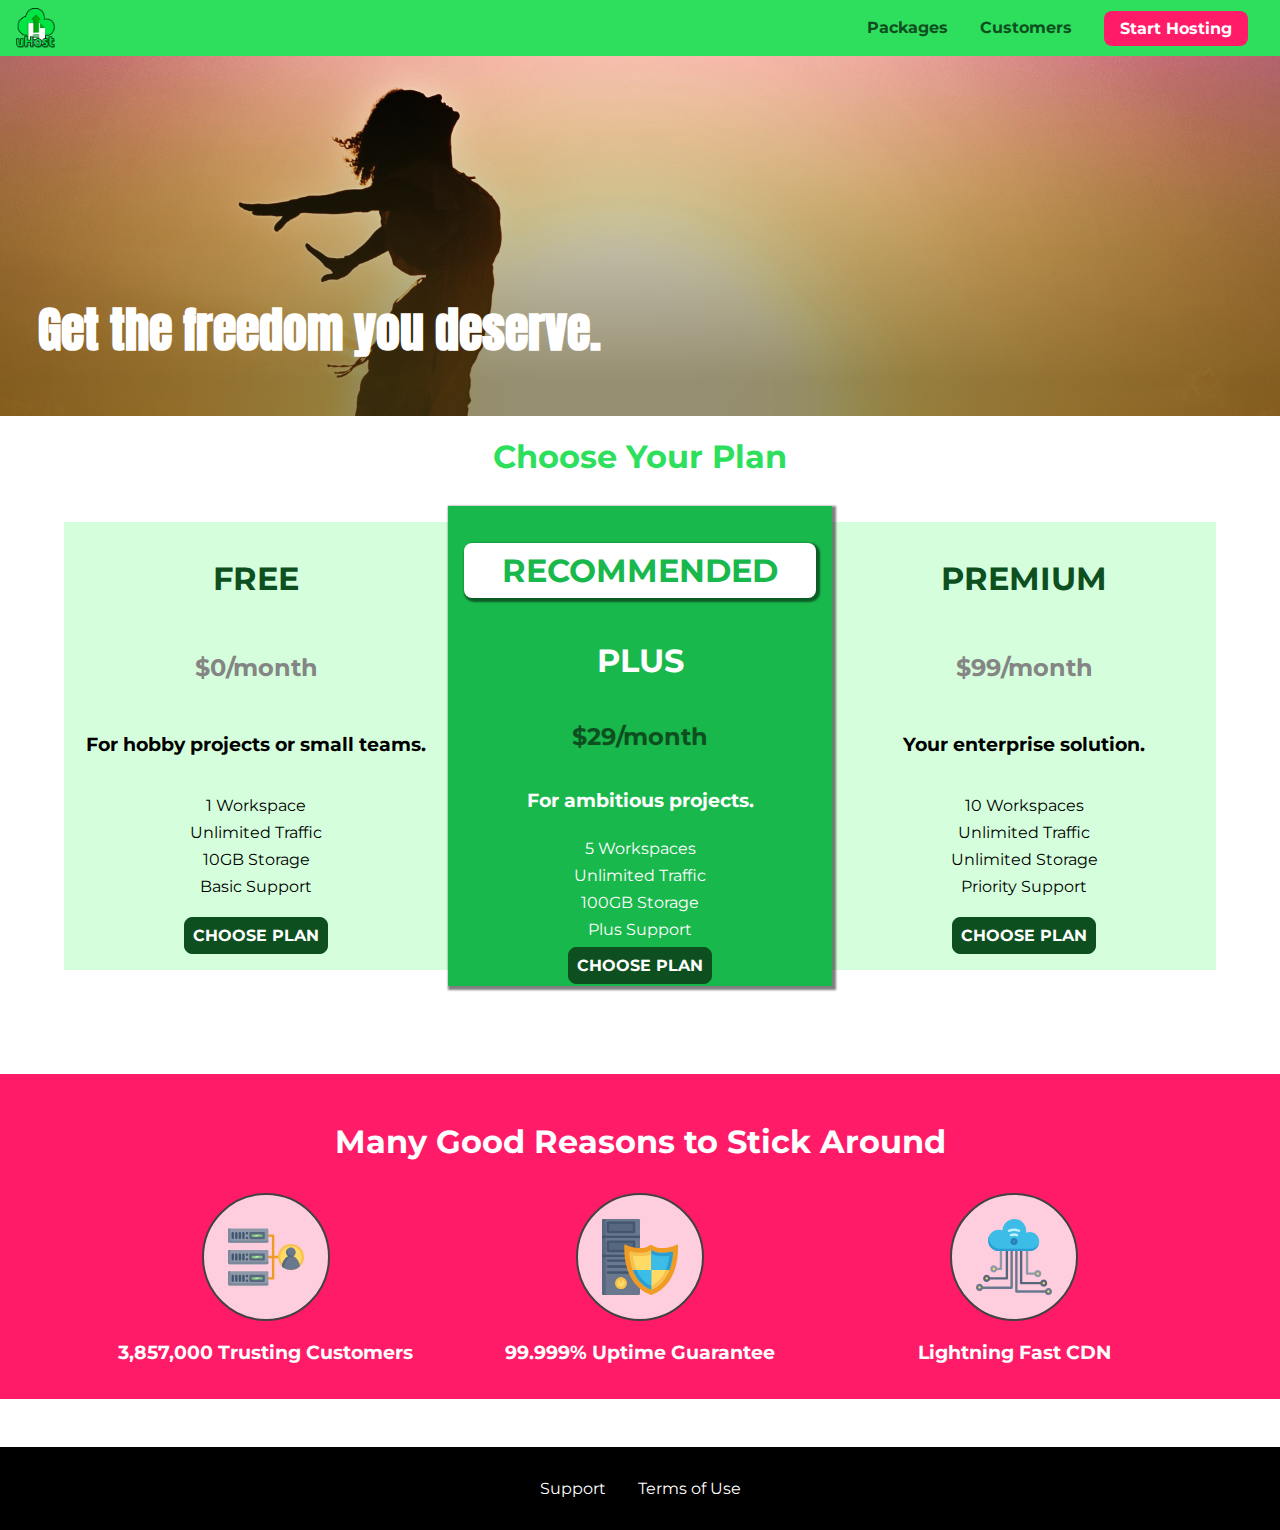
<file: index.html>
<!DOCTYPE html>
<html lang="en">

<head>
    <meta charset="UTF-8">
    <meta http-equiv="X-UA-Compatible" content="ie=edge">
    <meta name="viewport" content="width=device-width, initial-scale=1.0">
    <title>uHost</title>
    <link rel="shortcut icon" href="favicon.png">
    <link rel="stylesheet" href="shared.css">
    <link rel="stylesheet" href="main.css">
</head>

<body>
    <div class="backdrop"></div>
    <div class="modal">
        <h1 class="modal__title">Do you want to continue?</h1>
        <div class="modal__actions">
            <a href="start-hosting/index.html" class="modal__action">Yes!</a>
            <button class="modal__action modal__action--negative" type="submit">No!</button>
        </div>
    </div>
    <header class="main-header">
        <div>
            <button class="toggle-button">
                <span class="toggle-button__bar"></span>
                <span class="toggle-button__bar"></span>
                <span class="toggle-button__bar"></span>
            </button>
            <a href="index.html" class="main-header__brand">
                <img src="./images/uhost-icon.png" alt="uHost - Your favourite hosing company">
            </a>
        </div>
        <nav class="main-nav">
            <ul class="main-nav__items">
                <li class="main-nav__item">
                    <a href="packages/index.html">Packages</a>
                </li>
                <li class="main-nav__item">
                    <a href="customers/index.html">Customers</a>
                </li>
                <li class="main-nav__item main-nav__item--cta">
                    <a href="start-hosting/index.html">Start Hosting</a>
                </li>
            </ul>
        </nav>
    </header>
    <nav class="mobile-nav">
        <ul class="mobile-nav__items">
            <li class="mobile-nav__item">
                <a href="packages/index.html">Packages</a>
            </li>
            <li class="mobile-nav__item">
                <a href="customers/index.html">Customers</a>
            </li>
            <li class="mobile-nav__item mobile-nav__item--cta">
                <a href="start-hosting/index.html">Start Hosting</a>
            </li>
        </ul>
    </nav>
    <main>
        <section id="product-overview">
            <h1>Get the freedom you deserve.</h1>
        </section>
        <section id="plans">
            <h1 class="section-title">Choose Your Plan</h1>
            <div class="plan__list">
                <article class="plan">
                    <h1 class="plan__title">FREE</h1>
                    <h2 class="plan__price">$0/month</h2>
                    <h3>For hobby projects or small teams.</h3>
                    <ul class="plan__features">
                        <li class="plan__feature">1 Workspace</li>
                        <li class="plan__feature">Unlimited Traffic</li>
                        <li class="plan__feature">10GB Storage</li>
                        <li class="plan__feature">Basic Support</li>
                    </ul>
                    <div>
                        <button class="button">CHOOSE PLAN</button>
                    </div>
                </article>
                <article class="plan plan--highlighted">
                    <h1 class="plan__annotation">RECOMMENDED</h1>
                    <h1 class="plan__title">PLUS</h1>
                    <h2 class="plan__price">$29/month</h2>
                    <h3>For ambitious projects.</h3>
                    <ul class="plan__features">
                        <li class="plan__feature">5 Workspaces</li>
                        <li class="plan__feature">Unlimited Traffic</li>
                        <li class="plan__feature">100GB Storage</li>
                        <li class="plan__feature">Plus Support</li>
                    </ul>
                    <div>
                        <button class="button">CHOOSE PLAN</button>
                    </div>
                </article>
                <article class="plan">
                    <h1 class="plan__title">PREMIUM</h1>
                    <h2 class="plan__price">$99/month</h2>
                    <h3>Your enterprise solution.</h3>
                    <ul class="plan__features">
                        <li class="plan__feature">10 Workspaces</li>
                        <li class="plan__feature">Unlimited Traffic</li>
                        <li class="plan__feature">Unlimited Storage</li>
                        <li class="plan__feature">Priority Support</li>
                    </ul>
                    <div>
                        <button class="button">CHOOSE PLAN</button>
                    </div>
                </article>
            </div>
        </section>
        <section id="key-features">
            <h1 class="section-title">Many Good Reasons to Stick Around</h1>
            <ul class="key-feature__list">
                <li class="key-feature">
                    <div class="key-feature__image">
                        <svg viewBox="0 0 512 512">
                            <path style="fill:#F09B24;" d="M344,248h-32V112c0-4.418-3.582-8-8-8h-40c-4.418,0-8,3.582-8,8s3.582,8,8,8h32v128h-32  c-4.418,0-8,3.582-8,8s3.582,8,8,8h32v128h-32c-4.418,0-8,3.582-8,8s3.582,8,8,8h40c4.418,0,8-3.582,8-8V264h32c4.418,0,8-3.582,8-8  S348.418,248,344,248z"
                            />
                            <path style="fill:#8E9AA9;" d="M264,64H8c-4.418,0-8,3.582-8,8v80c0,4.418,3.582,8,8,8h256c4.418,0,8-3.582,8-8V72  C272,67.582,268.418,64,264,64z"
                            />
                            <path style="fill:#7C899B;" d="M24,144c-4.418,0-8-3.582-8-8V64H8c-4.418,0-8,3.582-8,8v80c0,4.418,3.582,8,8,8h256  c4.418,0,8-3.582,8-8v-8H24z"
                            />
                            <rect x="152" y="96" style="fill:#B8E3A8;" width="88" height="32" />
                            <g>
                                <polygon style="fill:#7EC97D;" points="152,96 152,128 166,128 198,96  " />
                                <polygon style="fill:#7EC97D;" points="220,96 188,128 240,128 240,96  " />
                            </g>
                            <path style="fill:#56677E;" d="M240,136h-88c-4.418,0-8-3.582-8-8V96c0-4.418,3.582-8,8-8h88c4.418,0,8,3.582,8,8v32  C248,132.418,244.418,136,240,136z M160,120h72v-16h-72V120z"
                            />
                            <g>
                                <path style="fill:#435670;" d="M32,136c-4.418,0-8-3.582-8-8V96c0-4.418,3.582-8,8-8s8,3.582,8,8v32C40,132.418,36.418,136,32,136z   "
                                />
                                <path style="fill:#435670;" d="M56,136c-4.418,0-8-3.582-8-8V96c0-4.418,3.582-8,8-8s8,3.582,8,8v32C64,132.418,60.418,136,56,136z   "
                                />
                                <path style="fill:#435670;" d="M80,136c-4.418,0-8-3.582-8-8V96c0-4.418,3.582-8,8-8s8,3.582,8,8v32C88,132.418,84.418,136,80,136z   "
                                />
                                <path style="fill:#435670;" d="M104,136c-4.418,0-8-3.582-8-8V96c0-4.418,3.582-8,8-8s8,3.582,8,8v32   C112,132.418,108.418,136,104,136z"
                                />
                                <path style="fill:#435670;" d="M128,105c-4.418,0-8-3.582-8-8v-1c0-4.418,3.582-8,8-8s8,3.582,8,8v1   C136,101.418,132.418,105,128,105z"
                                />
                                <path style="fill:#435670;" d="M128,136c-4.418,0-8-3.582-8-8v-1c0-4.418,3.582-8,8-8s8,3.582,8,8v1   C136,132.418,132.418,136,128,136z"
                                />
                            </g>
                            <path style="fill:#8E9AA9;" d="M264,208H8c-4.418,0-8,3.582-8,8v80c0,4.418,3.582,8,8,8h256c4.418,0,8-3.582,8-8v-80  C272,211.582,268.418,208,264,208z"
                            />
                            <path style="fill:#7C899B;" d="M24,288c-4.418,0-8-3.582-8-8v-72H8c-4.418,0-8,3.582-8,8v80c0,4.418,3.582,8,8,8h256  c4.418,0,8-3.582,8-8v-8H24z"
                            />
                            <rect x="152" y="240" style="fill:#B8E3A8;" width="88" height="32" />
                            <g>
                                <polygon style="fill:#7EC97D;" points="152,240 152,272 166,272 198,240  " />
                                <polygon style="fill:#7EC97D;" points="220,240 188,272 240,272 240,240  " />
                            </g>
                            <path style="fill:#56677E;" d="M240,280h-88c-4.418,0-8-3.582-8-8v-32c0-4.418,3.582-8,8-8h88c4.418,0,8,3.582,8,8v32  C248,276.418,244.418,280,240,280z M160,264h72v-16h-72V264z"
                            />
                            <g>
                                <path style="fill:#435670;" d="M32,280c-4.418,0-8-3.582-8-8v-32c0-4.418,3.582-8,8-8s8,3.582,8,8v32C40,276.418,36.418,280,32,280   z"
                                />
                                <path style="fill:#435670;" d="M56,280c-4.418,0-8-3.582-8-8v-32c0-4.418,3.582-8,8-8s8,3.582,8,8v32C64,276.418,60.418,280,56,280   z"
                                />
                                <path style="fill:#435670;" d="M80,280c-4.418,0-8-3.582-8-8v-32c0-4.418,3.582-8,8-8s8,3.582,8,8v32C88,276.418,84.418,280,80,280   z"
                                />
                                <path style="fill:#435670;" d="M104,280c-4.418,0-8-3.582-8-8v-32c0-4.418,3.582-8,8-8s8,3.582,8,8v32   C112,276.418,108.418,280,104,280z"
                                />
                                <path style="fill:#435670;" d="M128,249c-4.418,0-8-3.582-8-8v-1c0-4.418,3.582-8,8-8s8,3.582,8,8v1   C136,245.418,132.418,249,128,249z"
                                />
                                <path style="fill:#435670;" d="M128,280c-4.418,0-8-3.582-8-8v-1c0-4.418,3.582-8,8-8s8,3.582,8,8v1   C136,276.418,132.418,280,128,280z"
                                />
                            </g>
                            <path style="fill:#8E9AA9;" d="M264,352H8c-4.418,0-8,3.582-8,8v80c0,4.418,3.582,8,8,8h256c4.418,0,8-3.582,8-8v-80  C272,355.582,268.418,352,264,352z"
                            />
                            <path style="fill:#7C899B;" d="M24,432c-4.418,0-8-3.582-8-8v-72H8c-4.418,0-8,3.582-8,8v80c0,4.418,3.582,8,8,8h256  c4.418,0,8-3.582,8-8v-8H24z"
                            />
                            <rect x="152" y="384" style="fill:#B8E3A8;" width="88" height="32" />
                            <g>
                                <polygon style="fill:#7EC97D;" points="152,384 152,416 166,416 198,384  " />
                                <polygon style="fill:#7EC97D;" points="220,384 188,416 240,416 240,384  " />
                            </g>
                            <path style="fill:#56677E;" d="M240,424h-88c-4.418,0-8-3.582-8-8v-32c0-4.418,3.582-8,8-8h88c4.418,0,8,3.582,8,8v32  C248,420.418,244.418,424,240,424z M160,408h72v-16h-72V408z"
                            />
                            <g>
                                <path style="fill:#435670;" d="M32,424c-4.418,0-8-3.582-8-8v-32c0-4.418,3.582-8,8-8s8,3.582,8,8v32C40,420.418,36.418,424,32,424   z"
                                />
                                <path style="fill:#435670;" d="M56,424c-4.418,0-8-3.582-8-8v-32c0-4.418,3.582-8,8-8s8,3.582,8,8v32C64,420.418,60.418,424,56,424   z"
                                />
                                <path style="fill:#435670;" d="M80,424c-4.418,0-8-3.582-8-8v-32c0-4.418,3.582-8,8-8s8,3.582,8,8v32C88,420.418,84.418,424,80,424   z"
                                />
                                <path style="fill:#435670;" d="M104,424c-4.418,0-8-3.582-8-8v-32c0-4.418,3.582-8,8-8s8,3.582,8,8v32   C112,420.418,108.418,424,104,424z"
                                />
                                <path style="fill:#435670;" d="M128,393c-4.418,0-8-3.582-8-8v-1c0-4.418,3.582-8,8-8s8,3.582,8,8v1   C136,389.418,132.418,393,128,393z"
                                />
                                <path style="fill:#435670;" d="M128,424c-4.418,0-8-3.582-8-8v-1c0-4.418,3.582-8,8-8s8,3.582,8,8v1   C136,420.418,132.418,424,128,424z"
                                />
                            </g>
                            <path style="fill:#F7C14D;" d="M424,168c-48.523,0-88,39.477-88,88s39.477,88,88,88s88-39.477,88-88S472.523,168,424,168z" />
                            <path style="fill:#FFDB66;" d="M424,184c-39.701,0-72,32.299-72,72s32.299,72,72,72s72-32.299,72-72S463.701,184,424,184z" />
                            <path style="fill:#69788D;" d="M484.893,314.16C476.393,274.588,451.922,248,424,248s-52.393,26.588-60.893,66.16  c-0.605,2.82,0.354,5.749,2.511,7.664C381.731,336.124,402.465,344,424,344s42.269-7.876,58.381-22.176  C484.539,319.909,485.498,316.98,484.893,314.16z"
                            />
                            <path style="fill:#56677E;" d="M434.053,249.171C430.768,248.403,427.411,248,424,248c-27.922,0-52.393,26.588-60.893,66.16  c-0.605,2.82,0.354,5.749,2.511,7.664c3.383,3.002,6.979,5.703,10.734,8.125C384.904,286.243,407.373,255.378,434.053,249.171z"
                            />
                            <path style="fill:#69788D;" d="M424,192c-17.645,0-32,14.355-32,32s14.355,32,32,32s32-14.355,32-32S441.645,192,424,192z" />
                            <path style="fill:#56677E;" d="M432,248c-17.645,0-32-14.355-32-32c0-6.783,2.128-13.076,5.742-18.258  C397.444,203.53,392,213.138,392,224c0,17.645,14.355,32,32,32c10.862,0,20.471-5.444,26.258-13.742  C445.076,245.872,438.783,248,432,248z"
                            />

                        </svg>
  
                    </div>
                    <p class="key-feature__description">3,857,000 Trusting Customers</p>
                </li>
                <li class="key-feature">
                    <div class="key-feature__image">
                        <svg viewBox="0 0 512 512">
                            <path style="fill:#69788D;" d="M248,0H8C3.582,0,0,3.582,0,8v496c0,4.418,3.582,8,8,8h240c4.418,0,8-3.582,8-8V8  C256,3.582,252.418,0,248,0z"
                            />
                            <path style="fill:#56677E;" d="M24,504V8c0-4.418,3.582-8,8-8H8C3.582,0,0,3.582,0,8v496c0,4.418,3.582,8,8,8h24  C27.582,512,24,508.418,24,504z"
                            />
                            <g>
                                <rect x="0" y="112" style="fill:#435670;" width="256" height="16" />
                                <rect x="0" y="240" style="fill:#435670;" width="256" height="16" />
                            </g>
                            <path style="fill:#F7C14D;" d="M128,392c-22.056,0-40,17.944-40,40s17.944,40,40,40s40-17.944,40-40S150.056,392,128,392z" />
                            <path style="fill:#FFDB66;" d="M128,408c-13.233,0-24,10.767-24,24s10.767,24,24,24s24-10.767,24-24S141.233,408,128,408z" />
                            <path style="fill:#F7C14D;" d="M128,392c-2.739,0-5.414,0.278-8,0.805V424c0,4.418,3.582,8,8,8c4.418,0,8-3.582,8-8v-31.195  C133.414,392.278,130.739,392,128,392z"
                            />
                            <g>
                                <path style="fill:#435670;" d="M216,288H40c-4.418,0-8-3.582-8-8s3.582-8,8-8h176c4.418,0,8,3.582,8,8S220.418,288,216,288z"
                                />
                                <path style="fill:#435670;" d="M216,328H40c-4.418,0-8-3.582-8-8s3.582-8,8-8h176c4.418,0,8,3.582,8,8S220.418,328,216,328z"
                                />
                                <path style="fill:#435670;" d="M216,368H40c-4.418,0-8-3.582-8-8s3.582-8,8-8h176c4.418,0,8,3.582,8,8S220.418,368,216,368z"
                                />
                                <path style="fill:#435670;" d="M216,16H40c-4.418,0-8,3.582-8,8v64c0,4.418,3.582,8,8,8h176c4.418,0,8-3.582,8-8V24   C224,19.582,220.418,16,216,16z"
                                />
                            </g>
                            <rect x="48" y="32" style="fill:#56677E;" width="160" height="48" />
                            <path style="fill:#435670;" d="M216,144H40c-4.418,0-8,3.582-8,8v64c0,4.418,3.582,8,8,8h176c4.418,0,8-3.582,8-8v-64  C224,147.582,220.418,144,216,144z"
                            />
                            <rect x="48" y="160" style="fill:#56677E;" width="160" height="48" />
                            <path style="fill:#F09B24;" d="M511.747,180.237c-0.194-6.537-8.107-10.107-13.135-5.894c-5.6,4.693-42.904,21.282-98.514,21.282  c-33.45,0-64.625-20.999-64.929-21.206c-2.9-1.991-6.764-1.85-9.512,0.346c-2.677,2.135-27.201,20.86-63.793,20.86  c-55.607,0-92.914-16.589-98.515-21.282c-5.028-4.211-12.941-0.645-13.135,5.894c-1.634,54.834,4.655,105.941,18.693,151.903  c12.096,39.604,29.759,74.047,52.497,102.373c27.538,34.304,62.743,59.882,104.66,76.045c3.069,1.918,6.757,1.921,9.83,0  c41.917-16.163,77.122-41.741,104.66-76.045c22.738-28.326,40.401-62.77,52.497-102.373  C507.092,286.179,513.381,235.071,511.747,180.237z"
                            />
                            <path style="fill:#F7C14D;" d="M476.21,221.226c-1.953-1.631-4.568-2.235-7.036-1.628c-21.686,5.327-44.926,8.028-69.075,8.028  c-25.926,0-49.633-8.975-64.955-16.504c-2.307-1.134-5.016-1.091-7.284,0.116c-14.059,7.477-36.919,16.388-65.994,16.388  c-24.153,0-47.394-2.701-69.075-8.028c-5.155-1.268-10.221,2.966-9.894,8.261c2.077,33.693,7.668,65.635,16.616,94.935  c22.774,74.565,66.139,126.334,128.888,153.868c2.032,0.891,4.397,0.891,6.43,0c61.777-27.107,104.716-78.876,127.62-153.868  c8.948-29.3,14.539-61.241,16.616-94.935C479.224,225.319,478.163,222.856,476.21,221.226z"
                            />
                            <path style="fill:#FFDB66;" d="M331.609,451.727c-52.604-25.289-89.304-70.987-109.144-135.944  c-6.532-21.39-11.162-44.336-13.82-68.447c17.133,2.852,34.952,4.291,53.22,4.291c29.394,0,53.376-7.793,69.978-15.561  c17.44,7.736,41.656,15.561,68.256,15.561c18.267,0,36.085-1.439,53.219-4.291c-2.659,24.112-7.288,47.06-13.82,68.448  C419.545,381.108,383.27,426.805,331.609,451.727z"
                            />
                            <g>
                                <path style="fill:#2C9DD4;" d="M479.066,227.858c0.157-2.539-0.903-5.002-2.856-6.633s-4.568-2.235-7.036-1.628   c-21.686,5.327-44.926,8.028-69.075,8.028c-25.926,0-49.633-8.975-64.955-16.504c-1.057-0.52-2.2-0.78-3.345-0.806l-0.072,133.351   h123.601c2.556-6.746,4.933-13.702,7.123-20.874C471.398,293.493,476.989,261.552,479.066,227.858z"
                                />
                                <path style="fill:#2C9DD4;" d="M206.658,343.667c24.153,63.42,65.028,108.108,121.743,132.995c1.031,0.452,2.147,0.673,3.263,0.666   l0.063-133.661H206.658z"
                                />
                            </g>
                            <g>
                                <path style="fill:#3CBDE8;" d="M439.497,315.783c6.532-21.389,11.161-44.336,13.82-68.448c-17.134,2.852-34.952,4.291-53.219,4.291   c-26.6,0-50.815-7.824-68.256-15.561l-0.116,107.601h97.758C433.179,334.807,436.524,325.518,439.497,315.783z"
                                />
                                <path style="fill:#3CBDE8;" d="M232.523,343.667c21.144,50.298,54.363,86.56,99.087,108.06l0.117-108.06H232.523z" />
                            </g>
                        </svg>
                    </div>
                    <p class="key-feature__description">99.999% Uptime Guarantee</p>
                </li>
                <li class="key-feature">
                    <div class="key-feature__image">
                        <svg viewBox="0 0 512 512">
                            <path style="fill:#8E9AA9;" d="M168,200c-4.418,0-8,3.582-8,8v120h-17.376c-3.302-9.311-12.194-16-22.624-16  c-13.234,0-24,10.767-24,24s10.766,24,24,24c10.429,0,19.321-6.689,22.624-16H168c4.418,0,8-3.582,8-8V208  C176,203.582,172.418,200,168,200z"
                            />
                            <path style="fill:#FFDB66;" d="M120,328c-4.411,0-8,3.589-8,8s3.589,8,8,8s8-3.589,8-8S124.411,328,120,328z" />
                            <path style="fill:#56677E;" d="M208,200c-4.418,0-8,3.582-8,8v184H94.624C91.322,382.689,82.43,376,72,376  c-13.234,0-24,10.767-24,24s10.766,24,24,24c10.429,0,19.321-6.689,22.624-16H208c4.418,0,8-3.582,8-8V208  C216,203.582,212.418,200,208,200z"
                            />
                            <path style="fill:#FFDB66;" d="M72,392c-4.411,0-8,3.589-8,8s3.589,8,8,8s8-3.589,8-8S76.411,392,72,392z" />
                            <path style="fill:#69788D;" d="M240,208c-4.418,0-8,3.582-8,8v239H47.24c-2.671-10.34-12.078-18-23.24-18c-13.234,0-24,10.767-24,24  s10.766,24,24,24c9.666,0,18.009-5.747,21.809-14H240c4.418,0,8-3.582,8-8V216C248,211.582,244.418,208,240,208z"
                            />
                            <path style="fill:#FFDB66;" d="M24,453c-4.411,0-8,3.589-8,8s3.589,8,8,8s8-3.589,8-8S28.411,453,24,453z" />
                            <path style="fill:#69788D;" d="M488,464c-10.429,0-19.321,6.689-22.624,16H280V208c0-4.418-3.582-8-8-8s-8,3.582-8,8v280  c0,4.418,3.582,8,8,8h193.376c3.302,9.311,12.194,16,22.624,16c13.234,0,24-10.767,24-24S501.234,464,488,464z"
                            />
                            <path style="fill:#FFDB66;" d="M488,480c-4.411,0-8,3.589-8,8s3.589,8,8,8s8-3.589,8-8S492.411,480,488,480z" />
                            <path style="fill:#56677E;" d="M456,408c-10.429,0-19.321,6.689-22.624,16H312V208c0-4.418-3.582-8-8-8s-8,3.582-8,8v224  c0,4.418,3.582,8,8,8h129.376c3.302,9.311,12.194,16,22.624,16c13.234,0,24-10.767,24-24S469.234,408,456,408z"
                            />
                            <path style="fill:#FFDB66;" d="M456,424c-4.411,0-8,3.589-8,8s3.589,8,8,8s8-3.589,8-8S460.411,424,456,424z" />
                            <path style="fill:#8E9AA9;" d="M416,344c-10.429,0-19.321,6.689-22.624,16H352V208c0-4.418-3.582-8-8-8s-8,3.582-8,8v160  c0,4.418,3.582,8,8,8h49.376c3.302,9.311,12.194,16,22.624,16c13.234,0,24-10.767,24-24S429.234,344,416,344z"
                            />
                            <path style="fill:#FFDB66;" d="M416,360c-4.411,0-8,3.589-8,8s3.589,8,8,8s8-3.589,8-8S420.411,360,416,360z" />
                            <path style="fill:#3CBDE8;" d="M362,88c-8.741,0-17.231,1.751-25.06,5.085C337.646,88.797,338,84.43,338,80  c0-44.112-35.888-80-80-80c-42.823,0-77.895,33.816-79.909,76.149C170.393,73.415,162.244,72,154,72c-39.701,0-72,32.299-72,72  s32.299,72,72,72h208c35.29,0,64-28.71,64-64S397.29,88,362,88z"
                            />
                            <path style="fill:#2C9DD4;" d="M368,200H160c-39.701,0-72-32.299-72-72c0-5.863,0.721-11.559,2.05-17.019  C84.918,120.88,82,132.102,82,144c0,39.701,32.299,72,72,72h208c30.389,0,55.88-21.296,62.379-49.743  C413.565,186.327,392.352,200,368,200z"
                            />
                            <path style="fill:#2A7DB5;" d="M256,128c-13.234,0-24,10.767-24,24s10.766,24,24,24c13.233,0,24-10.767,24-24S269.233,128,256,128z"
                            />
                            <path style="fill:#2C9DD4;" d="M256,144c-4.411,0-8,3.589-8,8s3.589,8,8,8c4.411,0,8-3.589,8-8S260.411,144,256,144z" />
                            <g>
                                <path style="fill:#C5F1FA;" d="M221.755,87.695c-2.994,0-5.864-1.688-7.233-4.572c-1.894-3.991-0.194-8.763,3.798-10.657   C230.157,66.849,242.834,64,256,64c13.166,0,25.844,2.849,37.68,8.466c3.992,1.895,5.692,6.666,3.798,10.657   s-6.666,5.692-10.657,3.798C277.144,82.328,266.774,80,256,80c-10.774,0-21.144,2.328-30.821,6.921   C224.072,87.446,222.904,87.695,221.755,87.695z"
                                />
                                <path style="fill:#C5F1FA;" d="M276.545,116.618c-1.148,0-2.316-0.249-3.424-0.774C267.745,113.293,261.985,112,256,112   c-5.985,0-11.745,1.293-17.121,3.844c-3.991,1.895-8.763,0.192-10.657-3.798c-1.894-3.992-0.193-8.764,3.798-10.657   C239.557,97.813,247.625,96,256,96c8.376,0,16.444,1.813,23.98,5.389c3.991,1.894,5.692,6.665,3.798,10.657   C282.41,114.93,279.539,116.618,276.545,116.618z"
                                />
                            </g>

                        </svg>
                    </div>
                    <p class="key-feature__description">Lightning Fast CDN</p>
                </li>
            </ul>
        </section>
    </main>
    <footer class="main-footer">
        <nav>
            <ul class="main-footer__links">
                <li class="main-footer__link">
                    <a href="#">Support</a>
                </li>
                <li class="main-footer__link">
                    <a href="#">Terms of Use</a>
                </li>
            </ul>
        </nav>
    </footer>
    <script src="shared.js"></script>
</body>
</html>
</file>
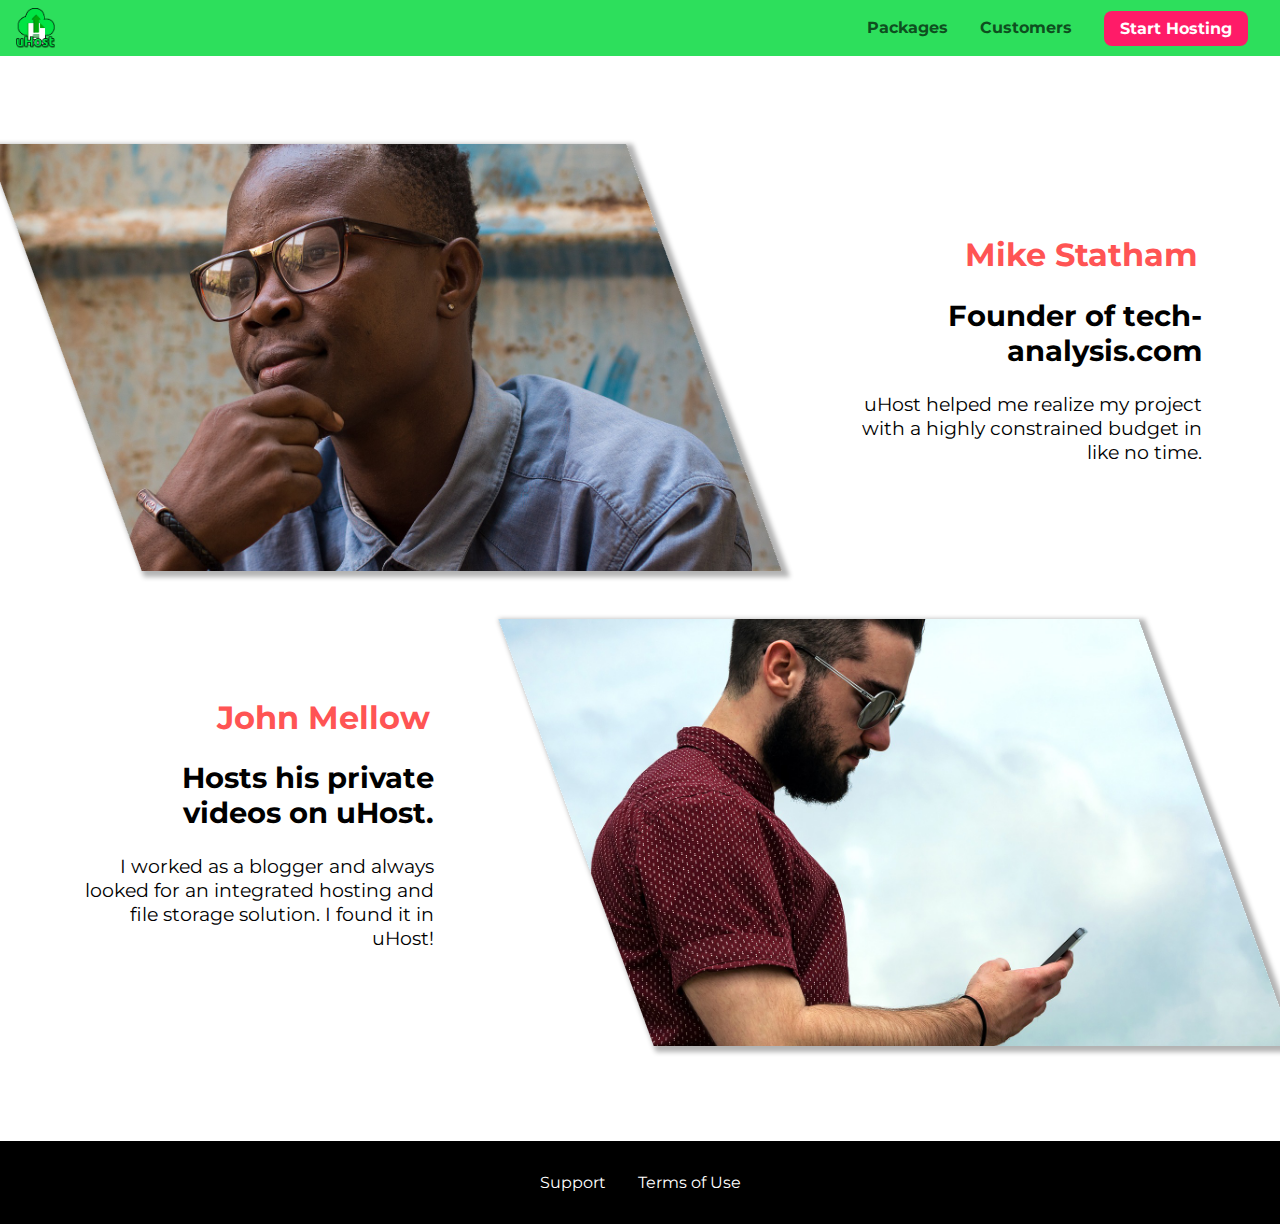
<file: customers/index.html>
<!DOCTYPE html>
<html lang="en">

<head>
    <meta charset="UTF-8">
    <meta name="viewport" content="width=device-width, initial-scale=1.0">
    <meta http-equiv="X-UA-Compatible" content="ie=edge">
    <title>uHost Customers</title>
    <link rel="shortcut icon" href="../favicon.png">
    <link rel="stylesheet" href="../shared.css">
    <link rel="stylesheet" href="customers.css">
</head>

<body>
    <div class="backdrop"></div>
    <header class="main-header">
        <div>
            <button class="toggle-button">
                <span class="toggle-button__bar"></span>
                <span class="toggle-button__bar"></span>
                <span class="toggle-button__bar"></span>
            </button>
            <a href="../index.html" class="main-header__brand">
                <img src="../images/uhost-icon.png" alt="uHost - Your favourite hosing company">
            </a>
        </div>
        <nav class="main-nav">
            <ul class="main-nav__items">
                <li class="main-nav__item">
                    <a href="../packages/index.html">Packages</a>
                </li>
                <li class="main-nav__item">
                    <a href="index.html">Customers</a>
                </li>
                <li class="main-nav__item main-nav__item--cta">
                    <a href="../start-hosting/index.html">Start Hosting</a>
                </li>
            </ul>
        </nav>
    </header>
    <nav class="mobile-nav">
        <ul class="mobile-nav__items">
            <li class="mobile-nav__item">
                <a href="../packages/index.html">Packages</a>
            </li>
            <li class="mobile-nav__item">
                <a href="index.html">Customers</a>
            </li>
            <li class="mobile-nav__item mobile-nav__item--cta">
                <a href="../start-hosting/index.html">Start Hosting</a>
            </li>
        </ul>
    </nav>
    <main>
        <div>
            <div class="testimonial" id="customer-1">
                <div class="testimonial__image-container">
                    <img src="../images/customer-1.jpg" alt="Mike Statham - Customer" class="testimonial__image">
                </div>
                <div class="testimonial__info">
                    <h1 class="testimonial__name">Mike Statham</h1>
                    <h2 class="testimonial__subtitle">Founder of
                        <a href="tech-analysis.com">tech-analysis.com</a>
                    </h2>
                    <p class="testimonial__text">uHost helped me realize my project with a highly constrained budget in like no time.</p>
                </div>
            </div>
            <div class="testimonial" id="customer-2">

                <div class="testimonial__info">
                    <h1 class="testimonial__name">John Mellow</h1>
                    <h2 class="testimonial__subtitle">Hosts his private videos on uHost.
                    </h2>
                    <p class="testimonial__text">I worked as a blogger and always looked for an integrated hosting and file storage solution. I found
                        it in uHost!
                    </p>
                </div>
                <div class="testimonial__image-container">
                    <img src="../images/customer-2.jpg" alt="John Mellow - Customer" class="testimonial__image">
                </div>
            </div>
        </div>
    </main>
    <footer class="main-footer">
        <nav>
            <ul class="main-footer__links">
                <li class="main-footer__link">
                    <a href="#">Support</a>
                </li>
                <li class="main-footer__link">
                    <a href="#">Terms of Use</a>
                </li>
            </ul>
        </nav>
    </footer>
    <script src="../shared.js"></script>
</body>
</html>
</file>
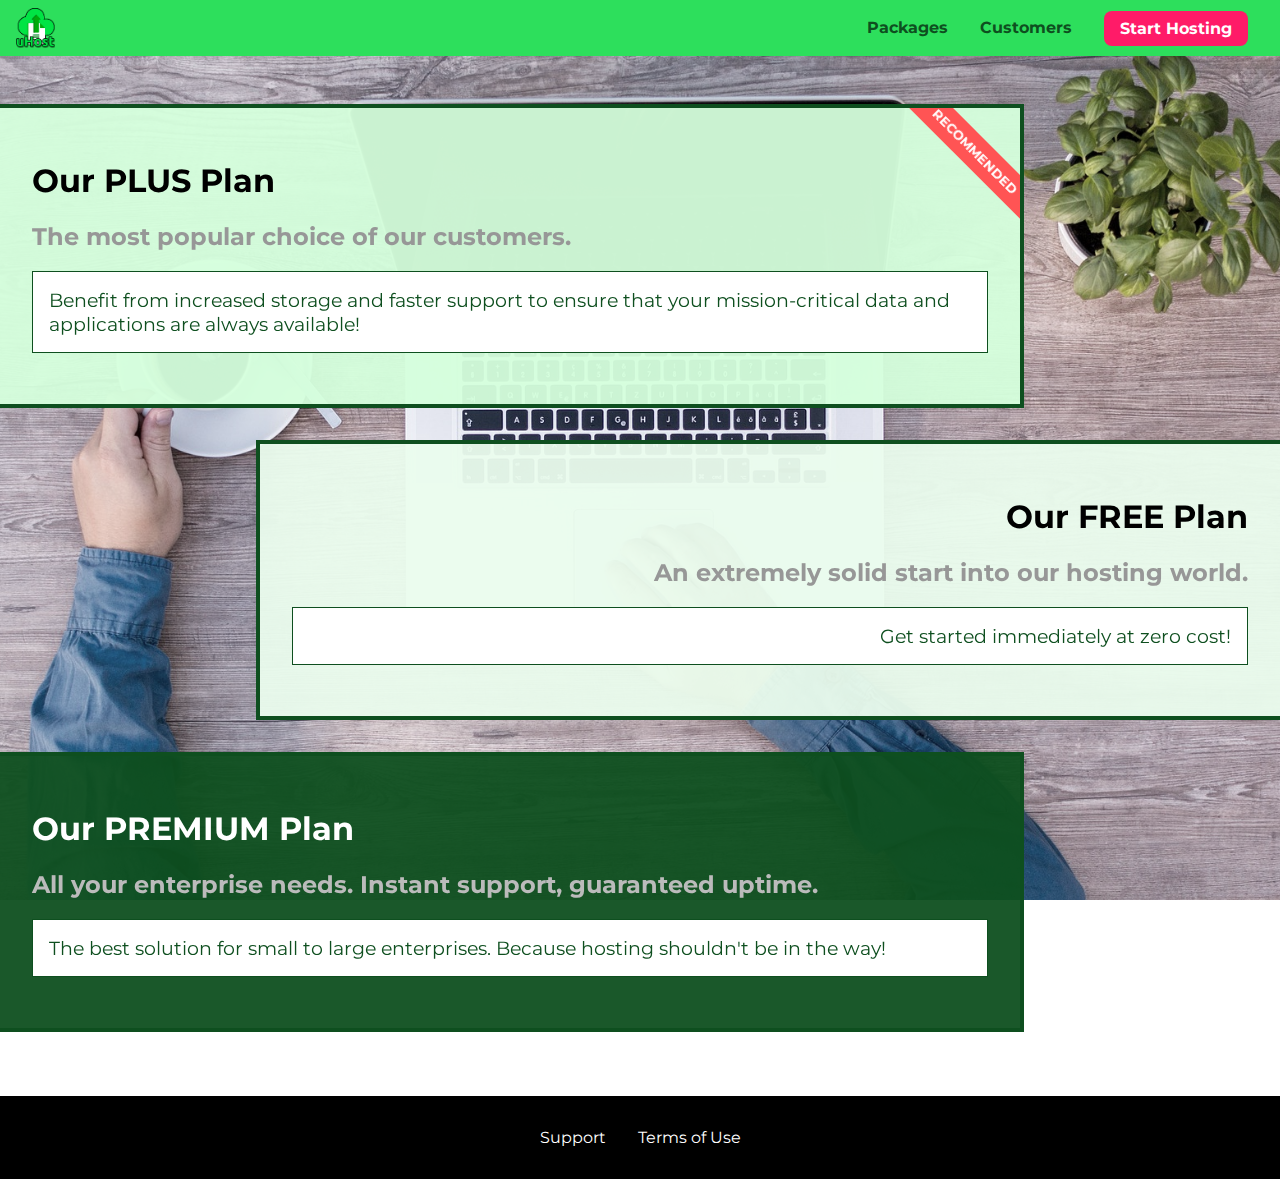
<file: packages/index.html>
<!DOCTYPE html>
<html lang="en">

<head>
    <meta charset="UTF-8">
    <meta http-equiv="X-UA-Compatible" content="ie=edge">
    <meta name="viewport" content="width=device-width, initial-scale=1.0">
    <title>uHost</title>
    <link rel="shortcut icon" href="../favicon.png">
    <link rel="stylesheet" href="../shared.css">
    <link rel="stylesheet" href="packages.css">
</head>

<body>
    <div class="backdrop"></div>
    <div class="background"></div>
    <header class="main-header">
        <div>
            <button class="toggle-button">
                <span class="toggle-button__bar"></span>
                <span class="toggle-button__bar"></span>
                <span class="toggle-button__bar"></span>
            </button>
            <a href="../index.html" class="main-header__brand">
                <img src="../images/uhost-icon.png" alt="uHost - Your favorite hosting company">
            </a>
        </div>
        <nav class="main-nav">
            <ul class="main-nav__items">
                <li class="main-nav__item">
                    <a href="index.html">Packages</a>
                </li>
                <li class="main-nav__item">
                    <a href="../customers/index.html">Customers</a>
                </li>
                <li class="main-nav__item main-nav__item--cta">
                    <a href="../start-hosting/index.html">Start Hosting</a>
                </li>
            </ul>
        </nav>
    </header>
    <nav class="mobile-nav">
        <ul class="mobile-nav__items">
            <li class="mobile-nav__item">
                <a href="index.html">Packages</a>
            </li>
            <li class="mobile-nav__item">
                <a href="../customers/index.html">Customers</a>
            </li>
            <li class="mobile-nav__item mobile-nav__item--cta">
                <a href="../start-hosting/index.html">Start Hosting</a>
            </li>
        </ul>
    </nav>
    <main>
        <section class="package" id="plus">
            <a href="#">
                <h1 class="package__title">Our PLUS Plan</h1>
                <h2 class="package__badge">RECOMMENDED</h2>
                <h2 class="package__subtitle">The most popular choice of our customers.</h2>
                <p class="package__info">Benefit from increased storage and faster support to ensure that your mission-critical data and applications
                    are always available!</p>
            </a>
        </section>
        <section class="package" id="free">
            <a href="#">
                <h1 class="package__title">Our FREE Plan</h1>
                <h2 class="package__subtitle">An extremely solid start into our hosting world.</h2>
                <p class="package__info">Get started immediately at zero cost!</p>
            </a>
        </section>
        <div class="clearfix"></div>
        <section class="package" id="premium">
            <a href="#">
                <h1 class="package__title">Our PREMIUM Plan</h1>
                <h2 class="package__subtitle">All your enterprise needs. Instant support, guaranteed uptime. </h2>
                <p class="package__info">The best solution for small to large enterprises. Because hosting shouldn't be in the way!</p>
            </a>
        </section>
    </main>
    <footer class="main-footer">
        <nav>
            <ul class="main-footer__links">
                <li class="main-footer__link">
                    <a href="#">Support</a>
                </li>
                <li class="main-footer__link">
                    <a href="#">Terms of Use</a>
                </li>
            </ul>
        </nav>
    </footer>
    <script src="../shared.js"></script>
</body>

</html>
</file>
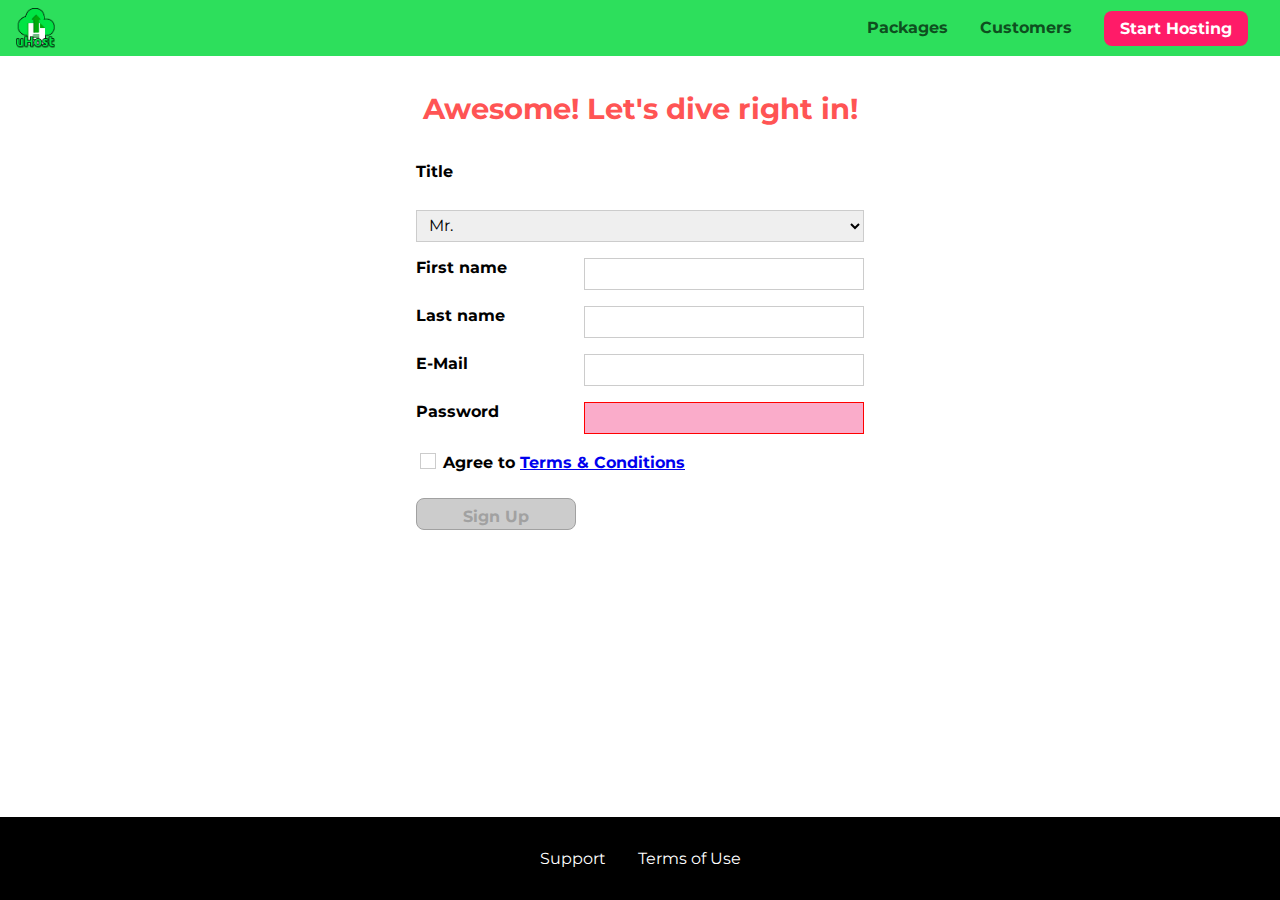
<file: start-hosting/index.html>
<!DOCTYPE html>
<html lang="en">

<head>
    <meta charset="UTF-8">
    <meta name="viewport" content="width=device-width, initial-scale=1.0">
    <meta http-equiv="X-UA-Compatible" content="ie=edge">
    <title>uHost Signup</title>
    <link rel="shortcut icon" href="../favicon.png">
    <link rel="stylesheet" href="../shared.css">
    <link rel="stylesheet" href="start-hosting.css">
</head>

<body>
    <div class="backdrop"></div>
    <header class="main-header">
        <div>
            <button class="toggle-button">
                <span class="toggle-button__bar"></span>
                <span class="toggle-button__bar"></span>
                <span class="toggle-button__bar"></span>
            </button>
            <a href="../index.html" class="main-header__brand">
                <img src="../images/uhost-icon.png" alt="uHost - Your favourite hosing company">
            </a>
        </div>
        <nav class="main-nav">
            <ul class="main-nav__items">
                <li class="main-nav__item">
                    <a href="../packages/index.html">Packages</a>
                </li>
                <li class="main-nav__item">
                    <a href="../customers/index.html">Customers</a>
                </li>
                <li class="main-nav__item main-nav__item--cta">
                    <a href="index.html">Start Hosting</a>
                </li>
            </ul>
        </nav>
    </header>
    <nav class="mobile-nav">
        <ul class="mobile-nav__items">
            <li class="mobile-nav__item">
                <a href="../packages/index.html">Packages</a>
            </li>
            <li class="mobile-nav__item">
                <a href="../customers/index.html">Customers</a>
            </li>
            <li class="mobile-nav__item mobile-nav__item--cta">
                <a href="index.html">Start Hosting</a>
            </li>
        </ul>
    </nav>
    <main class="signup-page">
        <h1 class="signup-title">Awesome! Let's dive right in!</h1>
        <form action="index.html" class="signup-form">
            <label for="title">Title</label>
            <select id="title">
                <option value="mr">Mr.</option>
                <option value="ms">Ms.</option>
            </select>
            <label for="first-name">First name</label>
            <input type="text" id="first-name">
            <label for="last-name">Last name</label>
            <input type="text" id="last-name">
            <label for="email">E-Mail</label>
            <input type="email" id="email">
            <label for="password">Password</label>
            <input type="password" id="password" required>
            <div class="signup-form__checkbox">
                <input type="checkbox" id="agree-terms">
                <label for="agree-terms">Agree to
                    <a href="#">Terms &amp; Conditions</a>
                </label>
            </div>
            <button type="submit" class="button" disabled>Sign Up</button>
        </form>
    </main>
    <footer class="main-footer">
        <nav>
            <ul class="main-footer__links">
                <li class="main-footer__link">
                    <a href="#">Support</a>
                </li>
                <li class="main-footer__link">
                    <a href="#">Terms of Use</a>
                </li>
            </ul>
        </nav>
    </footer>
    <script src="../shared.js"></script>
</body>

</html>
</file>
<file: shared.css>
@import url('https://fonts.googleapis.com/css?family=Roboto:100,400,900');
@import url('https://fonts.googleapis.com/css?family=Anton');
@import url('https://fonts.googleapis.com/css?family=Montserrat:400,700');

:root {
  --dark-green: #0e4f1f;
  --highlight-color: #ff1b68;
}

* {
  -webkit-box-sizing: border-box;
  box-sizing: border-box;
}

html {
  height: 100%;
}

body {
  font-family: "Montserrat", "Verdana", sans-serif;
  margin: 0;
  display: -ms-grid;
  display: grid;
  -ms-grid-rows: 3.5rem auto fit-content(8rem);
      grid-template-rows: 3.5rem auto fit-content(8rem);
      grid-template-areas: "header"
                            "main"
                            "footer";
  height: 100%;
}

main {
  -ms-grid-row: 2;
  -ms-grid-column: 1;
  grid-area: main;
}

.backdrop {
  display: none;
  position: fixed;
  opacity: 0;
  top: 0;
  left: 0;
  z-index: 100;
  width: 100vw;
  height: 100vh;
  background: rgba(0, 0, 0, 0.5);
  -webkit-transition: opacity 0.2s linear;
  -o-transition: opacity 0.2s linear;
  transition: opacity 0.2s linear;
}

.main-header {
  width: 100%;
  position: fixed;
  top: 0;
  left: 0;
  background: #2ddf5c;
  padding: 0.5rem 1rem;
  z-index: 60;
  display: -webkit-box;
  display: -ms-flexbox;
  display: flex;
  -webkit-box-align: center;
  -ms-flex-align: center;
      align-items: center;
  -webkit-box-pack: justify;
  -ms-flex-pack: justify;
      justify-content: space-between;
}

.toggle-button {
  width: 3rem;
  background-color: transparent;
  border: none;
  cursor: pointer;
  padding-top: 0;
  padding-bottom: 0;
  vertical-align: middle;
}

.toggle-button:focus {
  outline: none;
}

.toggle-button__bar {
  width: 100%;
  height: 0.2rem;
  background-color: #000;
  display: block;
  margin: 0.6rem 0;
}

.main-header__brand {
  color: #0e4f1f;
  text-decoration: none;
  font-weight: bold;
}

.main-header__brand img {
  height: 2.5rem;
  vertical-align: middle;
}

.main-nav {
  display: none;
}

.main-nav__items {
  margin: 0;
  padding: 0;
  list-style: none;
  display: -webkit-box;
  display: -ms-flexbox;
  display: flex;
}

.main-nav__item {
  margin: 0 1rem;
}

.main-nav__item a,
.mobile-nav__item a {
  text-decoration: none;
  color: var(--dark-green);
  font-weight: bold;
  padding: 0.2rem 0;
}

.main-nav__item a:hover,
.main-nav__item a:active {
  color: white;
  border-bottom: 5px solid white;
}

.main-nav__item--cta {
  -webkit-animation: wiggle 400ms 3s 8 ease-out none;
  animation: wiggle 400ms 3s 8 ease-out none;
}

.main-nav__item--cta a,
.mobile-nav__item--cta a {
  color: white;
  background: var(--highlight-color);
  padding: 0.5rem 1rem;
  border-radius: 8px;
}

.main-nav__item--cta a:hover,
.main-nav__item--cta a:active,
.mobile-nav--cta a:hover,
.mobile-nav--cta a:active {
  color: var(--highlight-color);
  background: white;
  border: none;
}

@media (min-width: 40rem) {
  .toggle-button {
    display: none;
  }

  .main-nav {
    display: -webkit-box;
    display: -ms-flexbox;
    display: flex;
  }
}

.main-footer {
  background-color: #000;
  padding: 2rem;
  margin-top: 3rem;
  -ms-grid-row: 3;
  -ms-grid-column: 1;
  grid-area: footer;
}

.main-footer__links {
  list-style: none;
  margin: 0;
  padding: 0;
  display: -webkit-box;
  display: -ms-flexbox;
  display: flex;
  -webkit-box-orient: vertical;
  -webkit-box-direction: normal;
      -ms-flex-direction: column;
          flex-direction: column;
  -webkit-box-align: center;
      -ms-flex-align: center;
          align-items: center;
}

.main-footer__link {
  margin: 0.5rem 0;
}

.main-footer__link a {
  color: #fff;
  text-decoration: none;
}

.main-footer__link a:hover,
.main-footer__link a:active {
  color: #ccc;
}

.mobile-nav {
  -webkit-transform: translateX(-100%);
  -ms-transform: translateX(-100%);
      transform: translateX(-100%);
  position: fixed;
  z-index: 101;
  top: 0;
  left: 0;
  background-color: #fff;
  width: 80%;
  height: 100vh;
  -webkit-transition: -webkit-transform 300ms ease-out;
  transition: -webkit-transform 300ms ease-out;
  -o-transition: transform 300ms ease-out;
  transition: transform 300ms ease-out;
  transition: transform 300ms ease-out, -webkit-transform 300ms ease-out;
}

.mobile-nav__items {
  width: 90%;
  height: 100%;
  list-style: none;
  margin: 0 auto;
  padding: 0;
  display: -webkit-box;
  display: -ms-flexbox;
  display: flex;
  -webkit-box-orient: vertical;
  -webkit-box-direction: normal;
      -ms-flex-direction: column;
          flex-direction: column;
  -webkit-box-pack: center;
      -ms-flex-pack: center;
          justify-content: center;
  -webkit-box-align: center;
      -ms-flex-align: center;
          align-items: center;
}

.mobile-nav__item {
  margin: 1rem 0;
}

.mobile-nav__item a {
  font-size: 1.5rem;
}

.button {
  background-color: var(--dark-green);
  color: #fff;
  font: inherit;
  border: 1px solid var(--dark-green);
  padding: 0.5rem;
  border-radius: 0.5rem;
  font-weight: bold;
  cursor: pointer;
}

.button:hover,
.button:active {
  background-color: #fff;
  color: var(--dark-green);
}

.button:focus {
  outline: none;
}

.button[disabled] {
  cursor: not-allowed;
  border-color: #a1a1a1;
  background-color: #ccc;
  color: #a1a1a1;
}

.open {
  display: block !important;
  opacity: 1 !important;
  -webkit-transform: translateY(0) !important;
  -ms-transform: translateY(0) !important;
      transform: translateY(0) !important;
}

@media (min-width: 40rem) {
  .main-footer__link {
    margin: 0 1rem;
  }

  .main-footer__links {
    -webkit-box-orient: horizontal;
    -webkit-box-direction: normal;
        -ms-flex-direction: row;
            flex-direction: row;
    -webkit-box-pack: center;
        -ms-flex-pack: center;
            justify-content: center;
  }
}

@-webkit-keyframes wiggle {
  0% {
    -webkit-transform: rotateZ(0);
            transform: rotateZ(0);
  }
  50% {
    -webkit-transform: rotateZ(-10deg);
            transform: rotateZ(-10deg);
  }
  100% {
    -webkit-transform: rotateZ(10deg);
            transform: rotateZ(10deg);
  }
}

@keyframes wiggle {
  0% {
    -webkit-transform: rotateZ(0);
            transform: rotateZ(0);
  }
  50% {
    -webkit-transform: rotateZ(-10deg);
            transform: rotateZ(-10deg);
  }
  100% {
    -webkit-transform: rotateZ(10deg);
            transform: rotateZ(10deg);
  }
}
</file>
<file: main.css>
#product-overview {
    background: linear-gradient(to top, rgba(80, 68, 18, 0.6) 10%, transparent), 
        url("images/freedom.jpg") center/cover no-repeat border-box, 
        #ff1b68;
    width: 100vw;
    height: 33vh;
    position: relative;
}

#product-overview h1 {
    color: white;
    font-family: 'Anton', sans-serif;
    position: absolute;
    bottom: 5%;
    left: 3%;
    font-size: 1.6rem;
}

@media (min-width: 40rem) and (min-height: 40rem) {
    #product-overview {
        height: 40vh;
        background-position: 50% 25%;
    }

    #product-overview h1 {
        font-size: 3rem;
    }
}

.section-title {
    color: #2ddf5c;
    text-align: center;
}

.plan {
    background: #d5ffdc;
    text-align: center;
    padding: 1rem;
    margin: 0.5rem 0;
    width: 100%;
}

.plan--highlighted {
    background: #19b84c;
    color: white;
}

.plan__annotation {
    background: white;
    color: #19b84c;
    padding: 0.5rem;
    box-shadow: 2px 2px 2px 2px rgba(0, 0, 0, 0.5);
    border-radius: 8px;
}

.plan__title {
    color: #0e4f1f;
}

.plan__price {
    color: #858585;
}

.plan--highlighted .plan__title {
    color: white;
}

.plan--highlighted .plan__price {
    color: #0e4f1f;
}

.plan__features {
    list-style: none;
    margin: 0;
    padding: 0;
}

.plan__feature {
    margin: 8px 0;
}

@media (min-width: 40rem) {
    .plan__list {
        width: 100%;
        display: flex;
        justify-content: center;
        align-items: center;
    }

    .plan {
        width: 30%;
        min-width: 13rem;
        max-width: 25rem;
        display: flex;
        flex-direction: column;
        justify-content: space-between;
        height: 28rem;
    }

    .plan--highlighted {
        box-shadow: 2px 2px 2px 2px rgba(0, 0, 0, 0.5);
        height: 30rem;
        z-index: 50;
    }
}

#key-features {
    background: #ff1b68;
    margin-top: 5rem;
    padding: 1rem;
}

#key-features .section-title {
    color: white;
    margin: 2rem;
}

.key-feature__list {
    list-style: none;
    margin: 0;
    padding: 0;
    text-align: center;
}

.key-feature__image {
    background: #ffcede;
    width: 128px;
    height: 128px;
    border: 2px solid #424242;
    border-radius: 50%;
    margin: auto;
    padding: 1.5rem;
}

.key-feature__description {
    text-align: center;
    font-weight: bold;
    color: white;
    font-size: 1.2rem;
}

@media (min-width: 40rem) {
    .key-feature {
        width: 30%;
        max-width: 25rem;
    }

    .key-feature__list {
        display: flex;
        justify-content: center;
    }
}

.modal {
    position: fixed;
    opacity: 0;
    transform: translateY(-3rem);
    transition: opacity 200ms ease-out, transform 500ms ease-out;
    z-index: 200;
    top: 20%;
    left: 30%;
    width: 40%;
    background-color: #fff;
    padding: 1rem;
    border: 1px solid #ccc;
    box-shadow: 1px 1px 1px rgba(0, 0, 0, 0.5);
}

.modal__title {
    text-align: center;
    margin: 0 0 1rem 0;
}

.modal__actions {
    text-align: center;
}

.modal__action {
	border: 1px solid #0e4f1f;
	background-color: #0e4f1f;
	text-decoration: none;
	color: #fff;
	font: inherit;
	padding: 0.5rem 1rem;
	cursor: pointer;
}

.modal__action:hover,
.modal__action:active {
	background-color: #2ddf5c;
	border-color: #2ddf5c;
}

.modal__action--negative {
	background-color: #ff0000;
	border-color: #ff0000;
}

.modal__action--negative:hover,
.modal__action--negative:active {
	background-color: #ff5454;
	border-color: #ff5454;
}
</file>
<file: customers/customers.css>
main {
  padding-top: 2.5rem;
}

.testimonial {
  font-size: 1.2rem;
}

.testimonial__image-container {
  width: 60%;
  max-width: 40rem;
  box-shadow: 3px 3px 5px 3px rgba(0, 0, 0, 0.3);
  transform: skew(20deg);
  overflow: hidden;
}

#customer-1:hover .testimonial__image-container {
  animation: flip-customer 1s ease-out forwards;
}

.testimonial__image {
  width: 100%;
  vertical-align: top;
  transform: skew(-20deg) scale(1.4);
}

.testimonial__info {
  text-align: right;
  padding: 0.9rem;
}

#customer-2.testimonial {
  text-align: right;
}

#customer-2.testimonial__info {
  text-align: left;
}

.testimonial__name {
  margin: 0.2rem;
  color: #ff5454;
  font-size: 2rem;
}

.testimonial_subtitle {
  margin: 0;
  font-size: 1.1rem;
  color: #ccc;
}

.testimonial__subtitle a {
  color: inherit;
  text-decoration: none;
}

.testimonial__subtitle a:hover,
.testimonial__subtitle a:active {
  color: #7a7a7a;
}

.testimonial__test {
  margin: 0.2rem;
}

@media (min-width: 40rem) {
  .testimonial {
    margin: 3rem auto;
    max-width: 1500px;
    display: flex;
    align-items: center;
    justify-content: space-around;
  }

  .testimonial__image-container {
    width: 66%;
  }

  .testimonial__info {
    width: 30%;
  }
}

@keyframes flip-customer {
  0% {
    transform: rotateY(0) skew(20deg);
  }
  50% {
    transform: rotateY(160deg) skew(20deg);
  }
  100% {
    transform: rotateY(360deg) skew(20deg);
  }
}
</file>
<file: packages/packages.css>
@font-face {
  font-family: "AnonymousPro";
  src: url("anonymousPro-Regular.ttf") format("truetype");
}

@font-face {
  font-family: "AnonymousPro";
  src: url("anonymousPro-Bold.ttf");
  font-weight: 700;
}

main {
  padding-top: 2rem;
}

.background {
  background: url("../images/plans-background.jpg") center/cover;
  filter: grayscale(40%);
  width: 100vw;
  height: 100vh;
  position: fixed;
  z-index: -1;
}

.package {
  width: 80%;
  margin: 1rem 0;
  border: 4px solid #0e4f1f;
  border-left: none;
  position: relative;
  overflow: hidden;
}

.package:hover,
.package:active {
  box-shadow: 2px 2px 4px rgba(0,0,0,0.5);
  border-color: #ff5454;
  /* border-color: #ff5454 !important; */
  animation: push-up 1s ease-out forwards;
}

.package a {
  text-decoration: none;
  color: inherit;
  display: block;
  padding: 2rem;
}

.package__badge {
  position: absolute;
  top: 0;
  right: 0;
  margin: 0;
  font-size: 0.8rem;
  color: white;
  background: #ff5454;
  padding: 0.5rem;
  transform: rotate(45deg) translate(3.5rem, -1rem);
  transform-origin: center;
  width: 12rem;
  text-align: center;
}

.package__subtitle {
  color: #979797;
}

.package__info {
  padding: 1rem;
  border: 1px solid #0e4f1f;
  color: #0e4f1f;
  background: white;
  font-size: 1.2rem;
  /* font-style font-variant font-weight font-size/line-height font-family*/
}

.clearfix {
  clear: both;
}

#plus {
  background: rgba(213, 255, 220, 0.95);
}

#free {
  background: rgba(234, 252, 237, 0.95);
  float: right;
  border-right: none;
  border-left: 4px solid #0e4f1f;
  text-align: right;
}

#free:hover,
#free:active {
  border-left-color: #ff5454;
}

#premium {
  background: rgba(14, 79, 31, 0.95);
}

#premium .package__title {
  color: white;
}

#premium .package__subtitle {
  color: #bbb;
}

@media (min-width: 40rem) {
  main {
    max-width: 1500px;
    margin-left: auto;
    margin-right: auto;
  }
}

@media (min-width: 1500px) {
  .package {
    border-left: 4px solid #0e4f1f;
  }

  #free {
    border-right: 4px solid #0e4f1f;
  }

  #free:hover,
  #free:active {
    border-right-color: #ff5454;
  }
}

@keyframes push-up {
  0% {
    transform: translateY(0);
  }

  33% {
    transform: translateY(-1.5rem);
  }
  
  100% {
    transform: translateY(-1rem); 
  }
}
</file>
<file: start-hosting/start-hosting.css>
main {
  padding-top: 1rem;
}

.signup-title {
  text-align: center;
  font-size: 1.8rem;
  color: #ff5454;
}

.signup-form {
  padding: 1rem;
  display: grid;
  grid-auto-rows: 2rem;
  grid-row-gap: 0.5rem;
}

.signup-form label {
  font-weight: bold;
}

.signup-form label,
.signup-form input,
.signup-form select {
  display: block;
  width: 100%;
}

.signup-form input[id*="terms"],
.signup-form input[id*="terms"] + label {
  display: inline-block;
  width: auto;
  vertical-align: bottom;
}

.signup-form input:not([type="checkbox"]),
.signup-form select {
  border: 1px solid #ccc;
  padding: 0.2rem 0.5rem;
  font: inherit;
}

.signup-form input:focus,
.signup-form select:focus {
  outline: none;
  background-color: #d8f3df;
  border-color: #2ddf5c;
}

.signup-form input[type="checkbox"] {
  border: 1px solid #ccc;
  background-color: #fff;
  width: 1rem;
  height: 1rem;
  -webkit-appearance: none;
  -moz-appearance: none;
  appearance: none;
}

.signup-form input[type="checkbox"]:checked {
  background-color: #2ddf5c;
  border-color: #0e4f1f;
}

.signup-form input.invalid,
.signup-form select.invalid,
.signup-form :invalid {
  border-color: #ff0000 !important;
  background-color: #faacca;
}

.signup-form button[type="submit"] {
  display: block;
}

@media (min-width: 40rem) {
  .signup-form {
    margin: auto;
    width: 30rem;
    grid-template-columns: 10rem auto;
    grid-row-gap: 1rem;
    grid-column-gap: 0.5rem;
  }

  .signup-form [id="title"] {
    grid-column: span 2;
  }

  .signup-form__checkbox {
    grid-column: span 2;
  }
}
</file>
